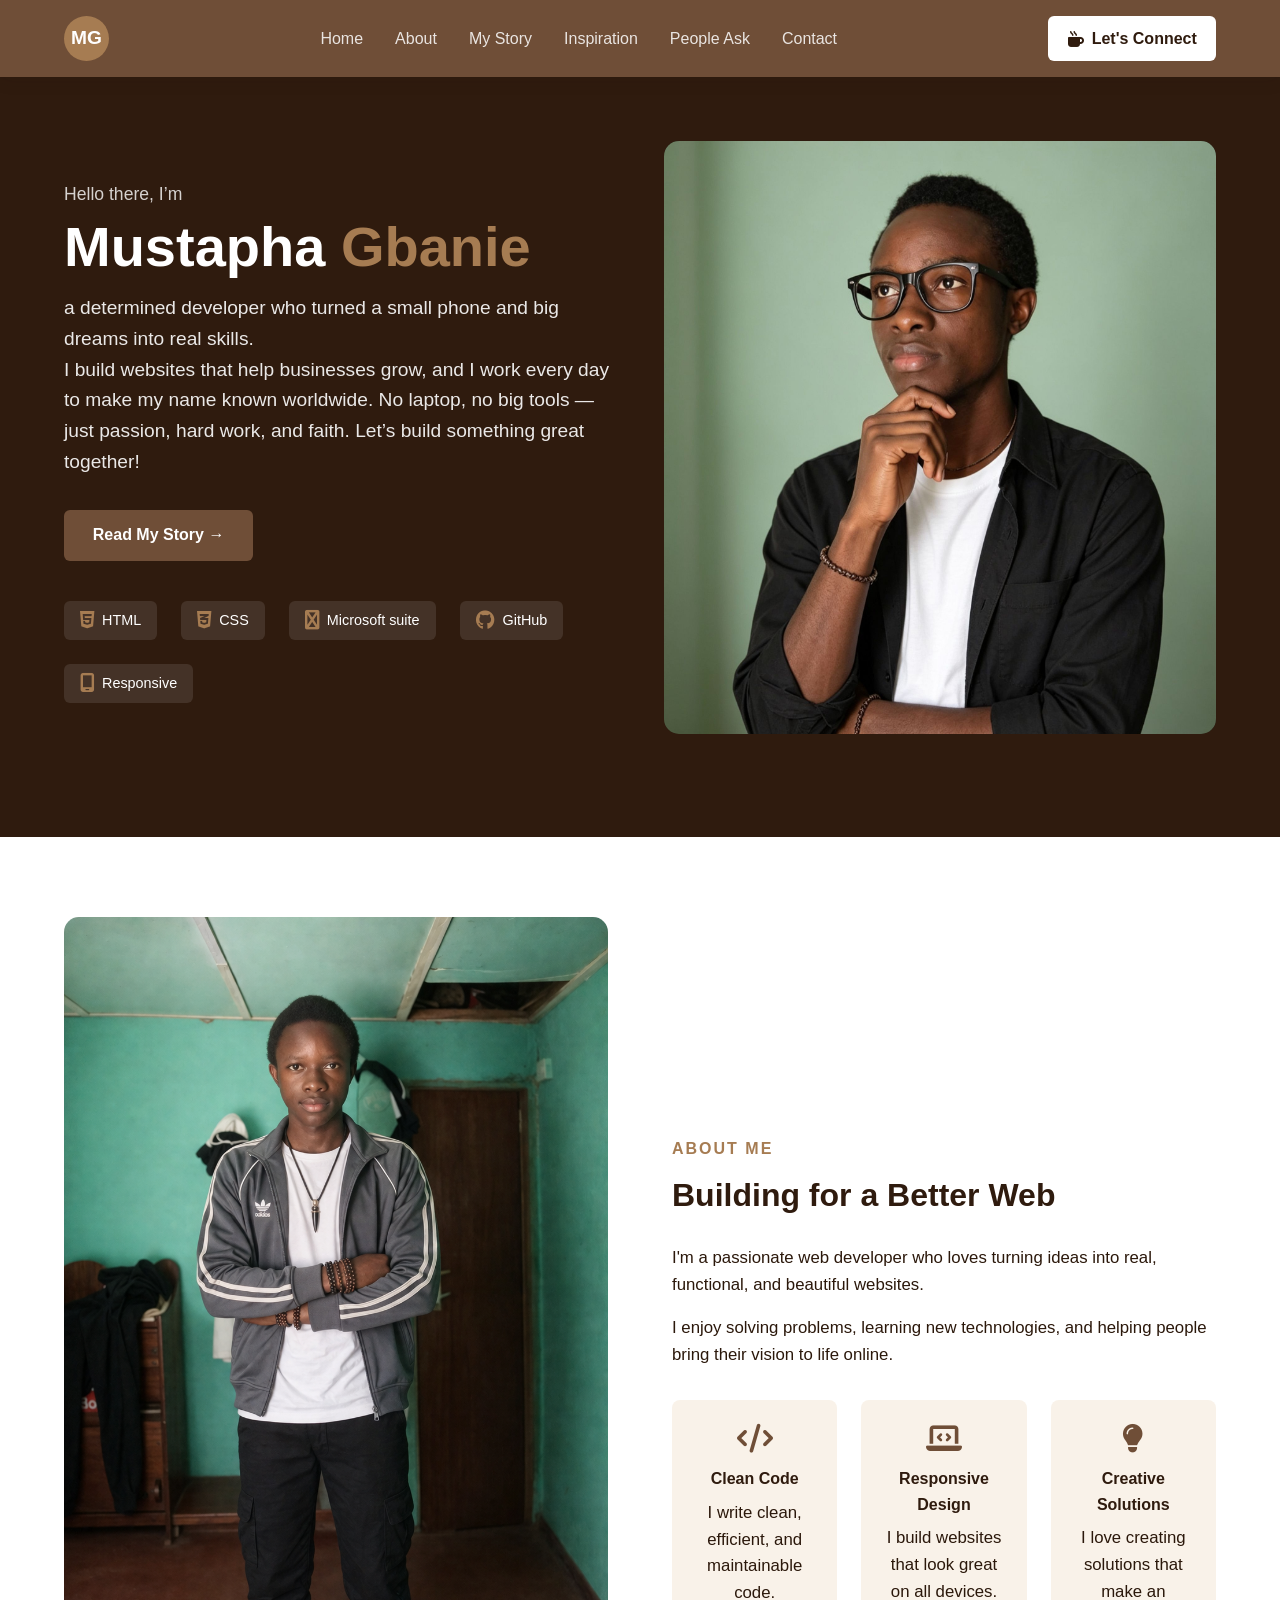
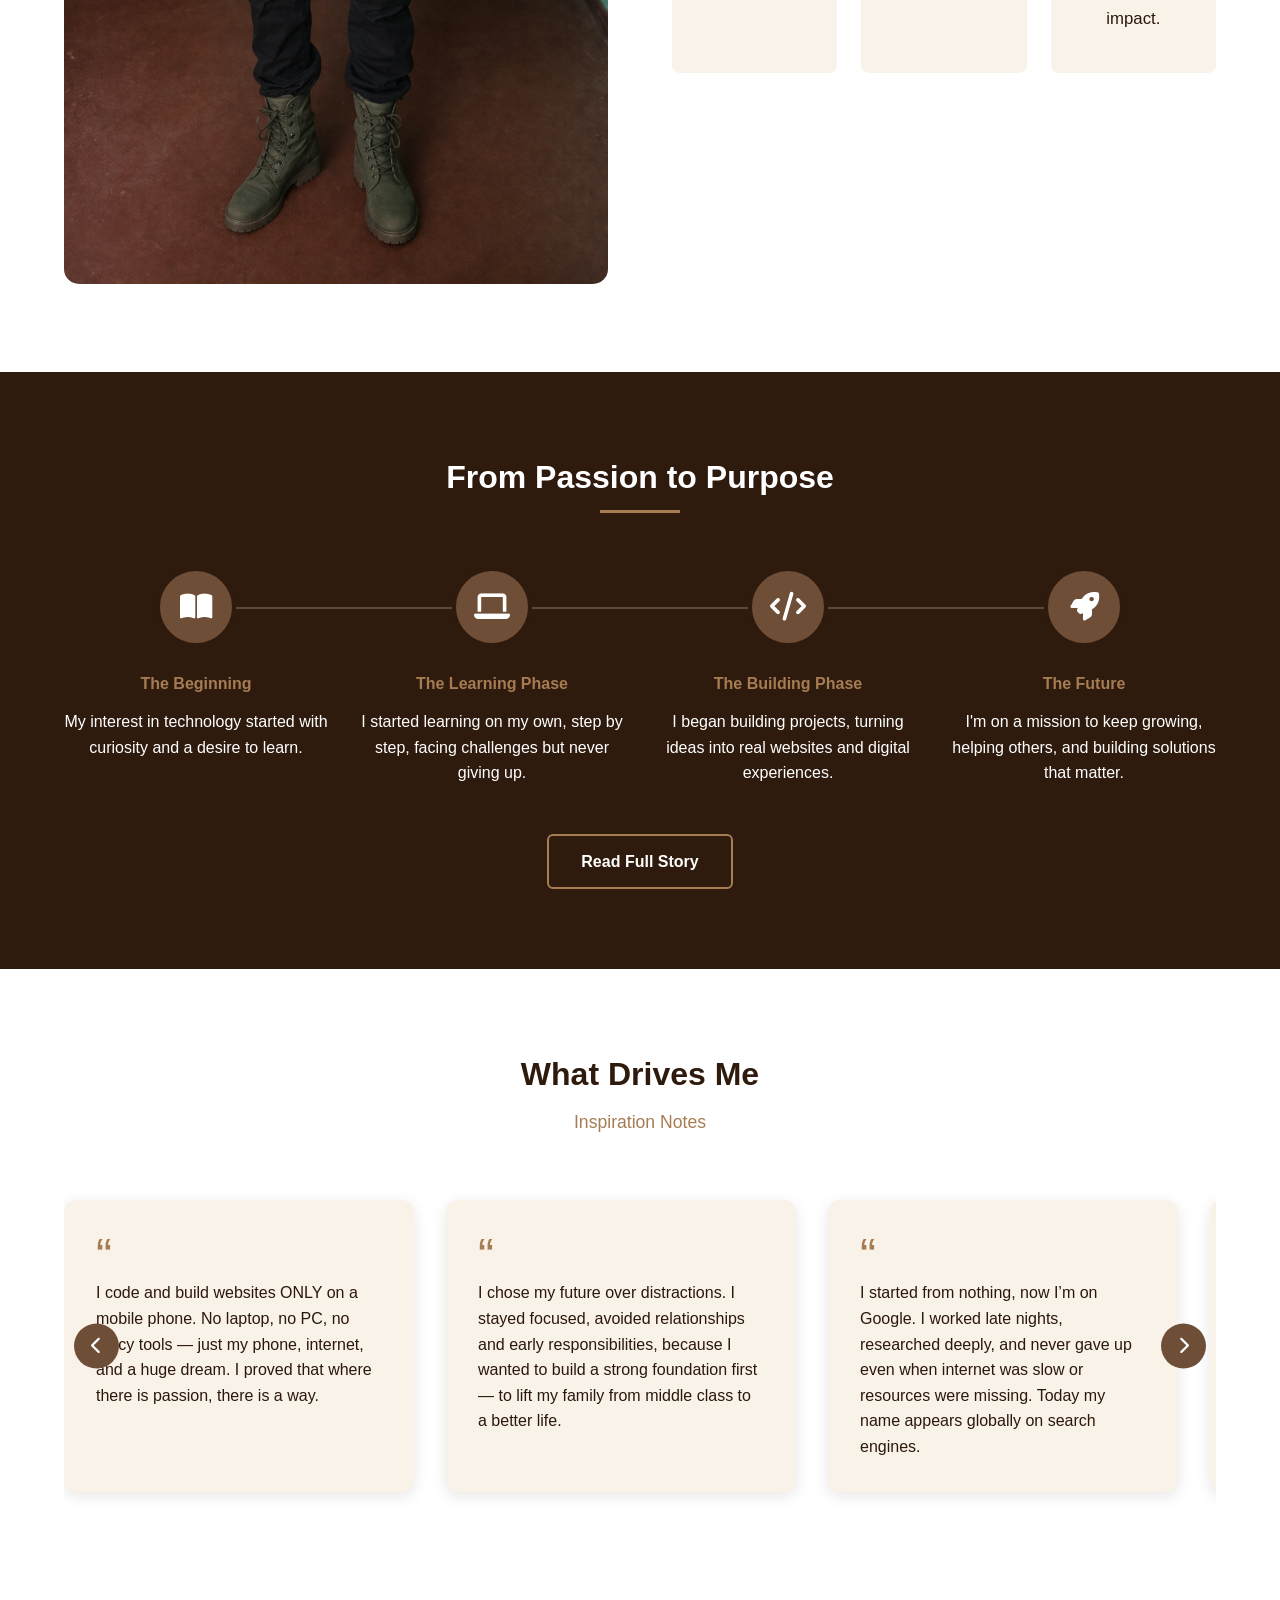
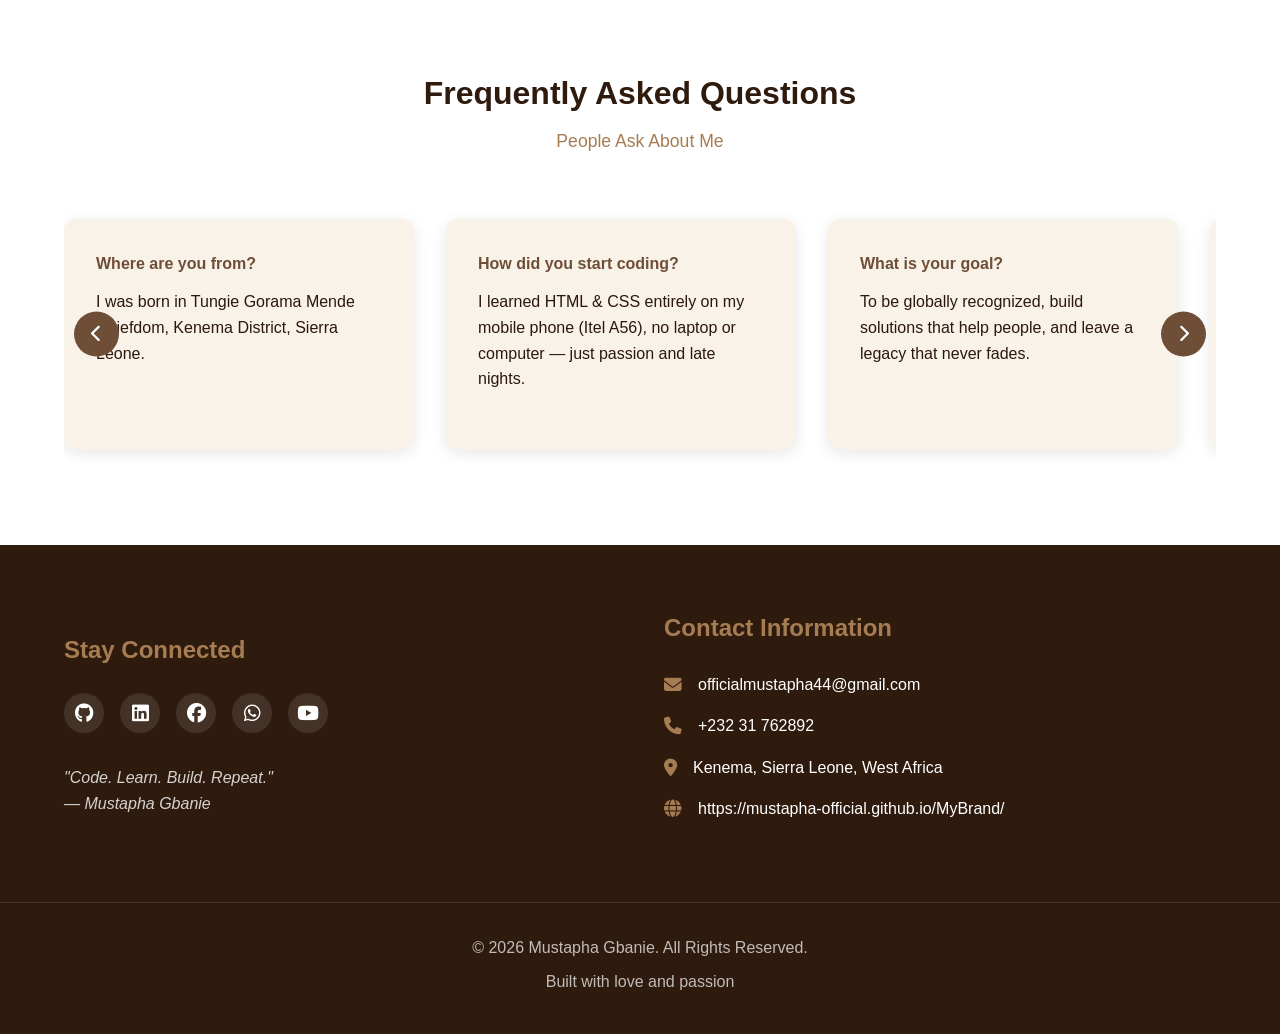
<file: index.html>
<!DOCTYPE html>
<html lang="en">
<head>
<meta name="google-site-verification" content="kUoNEZyaHHgk7iwT_O8pBj2s8zlIZLvoUZk-4N_OeV8" />

<!--  BASIC SEO SETTINGS -->
<meta charset="UTF-8">
<meta name="viewport" content="width=device-width, initial-scale=1.0">
<meta name="language" content="en">
<meta name="author" content="Mustapha Gbanie">
<meta name="robots" content="index, follow, max-image-preview:large, max-snippet:-1, max-video-preview:-1">
<link rel="canonical" href="https://mustapha-official.github.io/Autobiography_Mustapha_Gbanie/">

<!--  TITLE & DESCRIPTION (CATCHY & KEYWORD RICH) -->
<title>Mustapha Gbanie | Web Developer Sierra Leone | Coding On Mobile Phone</title>
<meta name="description" content="Mustapha Gbanie — Young, passionate & determined web developer from Sierra Leone. Learned HTML & CSS entirely on a mobile phone — no laptop, no computer. Builds professional websites for businesses, shops & brands. Based in Kenema, visible globally on Google. Inspiring story of hard work, faith & success from Tungie Gorama Mende.">
<meta name="keywords" content="Mustapha Gbanie, web developer Sierra Leone, mobile coder, coding on mobile phone, HTML CSS developer, build website Kenema, website design Sierra Leone, business website designer, web development Sierra Leone, young developer, inspiring story, Tungie Gorama Mende, Kenema web designer, freelance developer Sierra Leone, build website with phone, Mustapha Gbanie story, how to code on phone, Sierra Leone tech, digital solutions Sierra Leone">

<!--  OPEN GRAPH — FOR WHATSAPP, FACEBOOK, INSTAGRAM -->
<meta property="og:title" content="Mustapha Gbanie — Web Developer | Coding On Mobile Phone ">
<meta property="og:description" content="From Itel phone to global visibility! Mustapha Gbanie — young developer from Sierra Leone. Learned everything without laptop. Read my inspiring story of faith & hard work.">
<meta property="og:type" content="website">
<meta property="og:url" content="https://mustapha-official.github.io/Autobiography_Mustapha_Gbanie/">
<meta property="og:site_name" content="Mustapha Gbanie | Official Autobiography">
<meta property="og:image" content="profile2.webp">
<meta property="og:image:width" content="1200">
<meta property="og:image:height" content="630">
<meta property="og:locale" content="en_US">

    <link rel="stylesheet" href="style.css">
    <link rel="stylesheet" href="https://cdnjs.cloudflare.com/ajax/libs/font-awesome/6.5.0/css/all.min.css">
    <link rel="stylesheet" href="https://cdnjs.cloudflare.com/ajax/libs/font-awesome/6.4.0/css/all.min.css">
    
    <link rel="website icon" href="profile2.webp" />
</head>
<body>

<!-- HEADER & NAV -->
<header class="header">
    <div class="container">
        <div class="nav-wrapper">
            <a href="index.html" class="logo"><span>MG</span></a>
            
            <nav class="navbar">
                <a href="#home">Home</a>
                <a href="#about">About</a>
                <a href="story.html">My Story</a>
                <a href="#inspiration">Inspiration</a>
                <a href="#faq">People Ask</a>
                <a href="#contact">Contact</a>
            </nav>

            <a href="#contact" class="connect-btn">
                <i class="fa-solid fa-mug-hot"></i> Let's Connect
            </a>

            <button class="menu-btn" id="menuBtn">
                <i class="fa-solid fa-bars"></i>
            </button>
        </div>
    </div>

    <!-- Mobile Menu -->
    <div class="mobile-menu" id="mobileMenu">
        <a href="#home">Home</a>
        <a href="#about">About</a>
        <a href="story.html">My Story</a>
        <a href="#inspiration">Inspiration</a>
        <a href="#faq">People Ask</a>
        <a href="#contact">Contact</a>
    </div>
</header>


<!--  HERO SECTION -->
<section class="hero" id="home">
    <div class="container hero-grid">
        <div class="hero-content">
            <p class="greet">Hello there, I’m</p>
            <h1>Mustapha <span>Gbanie</span></h1>
            <p class="hero-desc"> a determined developer who turned a small phone and big dreams into real skills. <br />I build websites that help businesses grow, and I work every day to make my name known worldwide. No laptop, no big tools — just passion, hard work, and faith. Let’s build something great together!</p>
            <a href="story.html" class="primary-btn">Read My Story →</a>

            <div class="tech-stack">
                <div class="tech-item"><i class="fa-brands fa-html5"></i> <span>HTML</span></div>
                
                <div class="tech-item"><i class="fa-brands fa-css3-alt"></i> <span>CSS</span></div>
                
                <div class="tech-item"><i class="fa-brands fa-building"></i> <span>Microsoft suite</span></div>
                
                <div class="tech-item"><i class="fa-brands fa-github"></i> <span>GitHub</span></div>
                <div class="tech-item"><i class="fa-solid fa-mobile-screen"></i> <span>Responsive</span></div>
            </div>
        </div>
        <div class="hero-img">
            <img src="profile2.webp" alt="Coding workspace with coffee">
        </div>
    </div>
</section>


<!--  ABOUT ME -->
<section class="about" id="about">
    <div class="container about-grid">
        <div class="about-img">
            <img src="profile1.webp" alt="Mustapha Gbanie">
        </div>
        <div class="about-content">
            <h2>About Me</h2>
            <h3>Building for a Better Web</h3>
            <p>I'm a passionate web developer who loves turning ideas into real, functional, and beautiful websites.</p>
            <p>I enjoy solving problems, learning new technologies, and helping people bring their vision to life online.</p>

            <div class="about-features">
                <div class="feature-card">
                    <i class="fa-solid fa-code"></i>
                    <h4>Clean Code</h4>
                    <p>I write clean, efficient, and maintainable code.</p>
                </div>
                <div class="feature-card">
                    <i class="fa-solid fa-laptop-code"></i>
                    <h4>Responsive Design</h4>
                    <p>I build websites that look great on all devices.</p>
                </div>
                <div class="feature-card">
                    <i class="fa-solid fa-lightbulb"></i>
                    <h4>Creative Solutions</h4>
                    <p>I love creating solutions that make an impact.</p>
                </div>
            </div>
        </div>
    </div>
</section>


<!--  JOURNEY PREVIEW -->
<section class="journey">
    <div class="container">
        <h2 class="journey-title">From Passion to Purpose</h2>
        <div class="timeline">
            <div class="timeline-item">
                <div class="timeline-icon"><i class="fa-solid fa-book-open"></i></div>
                <h4>The Beginning</h4>
                <p>My interest in technology started with curiosity and a desire to learn.</p>
            </div>
            <div class="timeline-item">
                <div class="timeline-icon"><i class="fa-solid fa-laptop"></i></div>
                <h4>The Learning Phase</h4>
                <p>I started learning on my own, step by step, facing challenges but never giving up.</p>
            </div>
            <div class="timeline-item">
                <div class="timeline-icon"><i class="fa-solid fa-code"></i></div>
                <h4>The Building Phase</h4>
                <p>I began building projects, turning ideas into real websites and digital experiences.</p>
            </div>
            <div class="timeline-item">
                <div class="timeline-icon"><i class="fa-solid fa-rocket"></i></div>
                <h4>The Future</h4>
                <p>I'm on a mission to keep growing, helping others, and building solutions that matter.</p>
            </div>
        </div>
        <div class="text-center">
            <a href="story.html" class="secondary-btn">Read Full Story</a>
        </div>
    </div>
</section>


<!--  INSPIRATION SLIDER -->
<section class="inspiration" id="inspiration">
    <div class="container">
        <div class="section-heading">
            <h2>What Drives Me</h2>
            <p>Inspiration Notes</p>
        </div>

        <div class="slider-wrapper">
            <button class="slider-btn prev" id="inspirationPrev"><i class="fa-solid fa-chevron-left"></i></button>
            <div class="slider-container" id="inspirationSlider">
                <div class="slide-card">
                    <span class="quote-icon">“</span>
                    <p> I code and build websites ONLY on a mobile phone. No laptop, no PC, no fancy tools — just my phone, internet, and a huge dream. I proved that where there is passion, there is a way.</p>
                </div>
                <div class="slide-card">
                    <span class="quote-icon">“</span>
                    <p>I chose my future over distractions. I stayed focused, avoided relationships and early responsibilities, because I wanted to build a strong foundation first — to lift my family from middle class to a better life.</p>
                </div>
                <div class="slide-card">
                    <span class="quote-icon">“</span>
                    <p>I started from nothing, now I’m on Google. I worked late nights, researched deeply, and never gave up even when internet was slow or resources were missing. Today my name appears globally on search engines.</p>
                </div>
                <div class="slide-card">
                    <span class="quote-icon">“</span>
                    <p>I build for others too. I don’t just grow myself — I help shop owners and businesses get online, get visible, and reach more customers through my websites.</p>
                </div>
                <div class="slide-card">
                    <span class="quote-icon">“</span>
                    <p>My purpose is bigger than me. I don’t just want money or fame — I want to create things that benefit the whole world, and make sure my story and work never fade away.</p>
                </div>
                <div class="slide-card">
                    <span class="quote-icon">“</span>
                    <p>Faith is my strength. Even when school didn’t have the tools or courses I needed, even when fees were high — I trusted: Allah provides everything, and He has brought me this far.</p>
                </div>
                <div class="slide-card">
                    <span class="quote-icon">“</span>
                    <p>“My story is proof: It doesn’t matter where you start, or what you have. What matters is how badly you want it, and how hard you work for it.”
                        — Mustapha Gbanie</p>
                </div>
            </div>
            <button class="slider-btn next" id="inspirationNext"><i class="fa-solid fa-chevron-right"></i></button>
        </div>
    </div>
</section>


<!--  PEOPLE ASK SLIDER -->
<section class="faq" id="faq">
    <div class="container">
        <div class="section-heading">
            <h2>Frequently Asked Questions</h2>
            <p>People Ask About Me</p>
        </div>

        <div class="slider-wrapper">
            <button class="slider-btn prev" id="faqPrev"><i class="fa-solid fa-chevron-left"></i></button>
            <div class="slider-container" id="faqSlider">
                <div class="slide-card faq-card">
                    <h4> Where are you from?</h4>
                    <p>I was born in Tungie Gorama Mende Chiefdom, Kenema District, Sierra Leone.</p>
                </div>
                <div class="slide-card faq-card">
                    <h4>How did you start coding?</h4>
                    <p>I learned HTML & CSS entirely on my mobile phone (Itel A56), no laptop or computer — just passion and late nights.</p>
                </div>
                <div class="slide-card faq-card">
                    <h4>What is your goal?</h4>
                    <p>To be globally recognized, build solutions that help people, and leave a legacy that never fades.</p>
                </div>
                <div class="slide-card faq-card">
                    <h4> What challenges did you face?</h4>
                    <p>Slow internet, no tools, limited resources — but faith and hard work brought me here.</p>
                </div>
                <div class="slide-card faq-card">
                    <h4> Why do you build websites?</h4>
                    <p>To help businesses grow, get visible, and make my country proud in the digital world.</p>
                </div>
                <div class="slide-card faq-card">
                    <h4>Are you in love?</h4>
                    <p>Hehe, I also don't know innit, maybe I'm in love or not, just don't believe in romantic love (we love  to expect something in return).</p>
                </div>
                <div class="slide-card faq-card">
                    <h4>Do you understand Hindi?</h4>
                    <p>Yes, I understand some Hindi (India language) phrases and I can speak some of it, I am not really efficient.</p>
                </div>
                <div class="slide-card faq-card">
                    <h4>Have you ever had an intimacy before?</h4>
                    <p>I receive this question severally, the answer to the question is <b>Null</b> I ain't married yet how possible?</p>
                </div>
                <div class="slide-card faq-card">
                    <h4>How do you really know technologies?</h4>
                    <p>Persistent learning, watching tutorials, practicing practical aspects, sleepless nights, problem solving.</p>
                </div>
                <div class="slide-card faq-card">
                    <h4>Do you actually catch a feelings?</h4>
                    <p>Yes, I actually catch feeling to playing with my phone when it's down (20%), feelings for daily activities, if you mean intimate feelings, nope. when I'm with my phone I don't think of anything.</p>
                </div>
                <div class="slide-card faq-card">
                    <h4>Do you attend club/goes out?</h4>
                    <p>I prefer using that time for club to learn something new, I don't go to club but I hangout with my friends and my main boy "Junior".</p>
                </div>
            </div>
            <button class="slider-btn next" id="faqNext"><i class="fa-solid fa-chevron-right"></i></button>
        </div>
    </div>
</section>


<!--  CONTACT -->
<section class="contact" id="contact">
    <div class="container">
        <div class="contact-grid">
            <div class="contact-left">
                <h3>Stay Connected</h3>
                <div class="social-links">
                    <a href="https://mustapha-official.github.io/"><i class="fa-brands fa-github"></i></a>
                    
                    <a href="https://www.linkedin.com/in/mustapha-gbanie-friendly-dev"><i class="fa-brands fa-linkedin"></i></a>
                    
                    <a href="https://www.facebook.com/profile.php?id=61588962786973"><i class="fa-brands fa-facebook"></i></a>
                    
                    <a href="https://wa.me/23231762892"><i class="fa-brands fa-whatsapp"></i></a>
                    
                    <a href="https://www.youtube.com/@Dr.Kabeer"><i class="fa-brands fa-youtube"></i></a>
                </div>
                <p class="quote-text">"Code. Learn. Build. Repeat." <br>— Mustapha Gbanie</p>
            </div>
            <div class="contact-right">
                <h3>Contact Information</h3>
                <ul class="contact-info">
                    <li><i class="fa-solid fa-envelope"></i> officialmustapha44@gmail.com</li>
                    
                    <li><i class="fa-solid fa-phone"></i> +232 31 762892</li>
                    
                    <li><i class="fa-solid fa-location-dot"></i> Kenema, Sierra Leone, West Africa</li>
                    
                    <li><i class="fa-solid fa-globe"></i> https://mustapha-official.github.io/MyBrand/</li>
                </ul>
            </div>
        </div>
    </div>
</section>


<!-- FOOTER -->
<footer class="footer">
    <div class="container">
        <p>&copy; 2026 Mustapha Gbanie. All Rights Reserved.</p>
        <p>Built with love and passion</p>
    </div>
</footer>


<script src="script.js"></script>
</body>
</html>
</file>
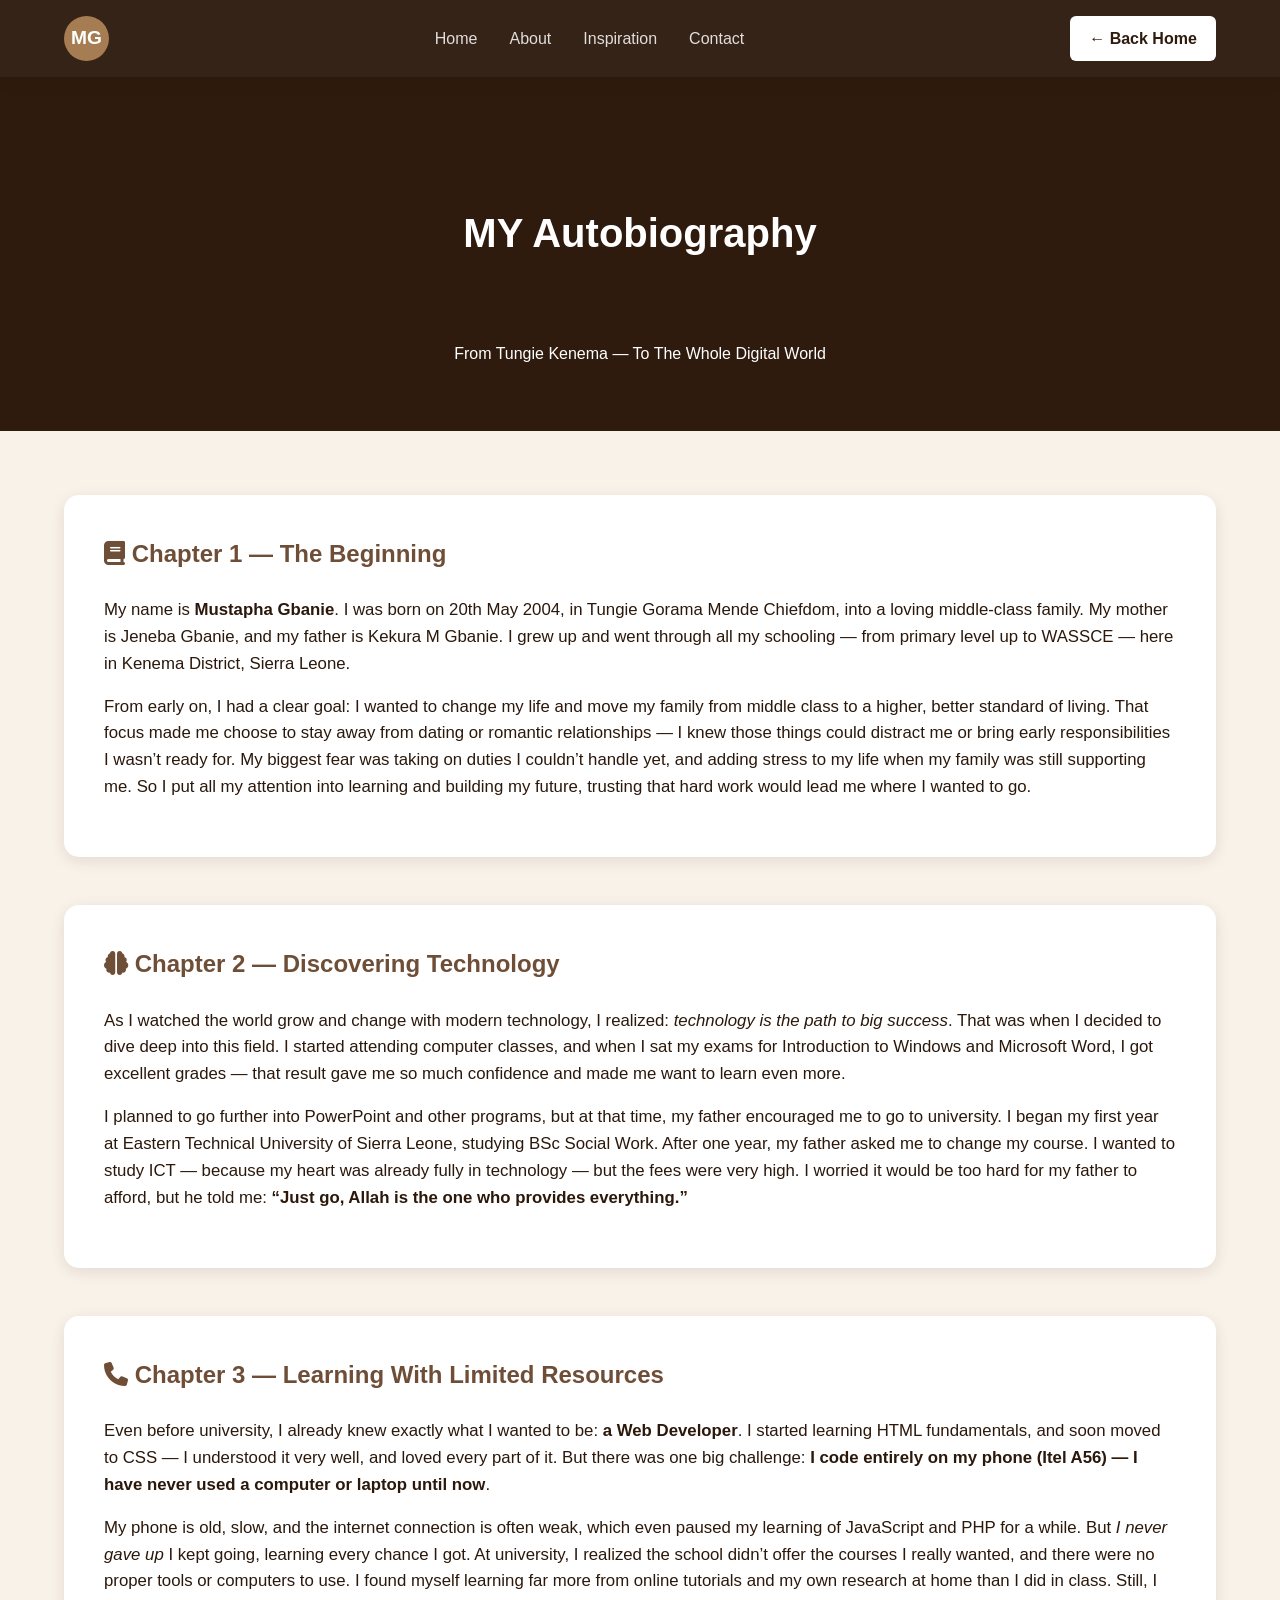
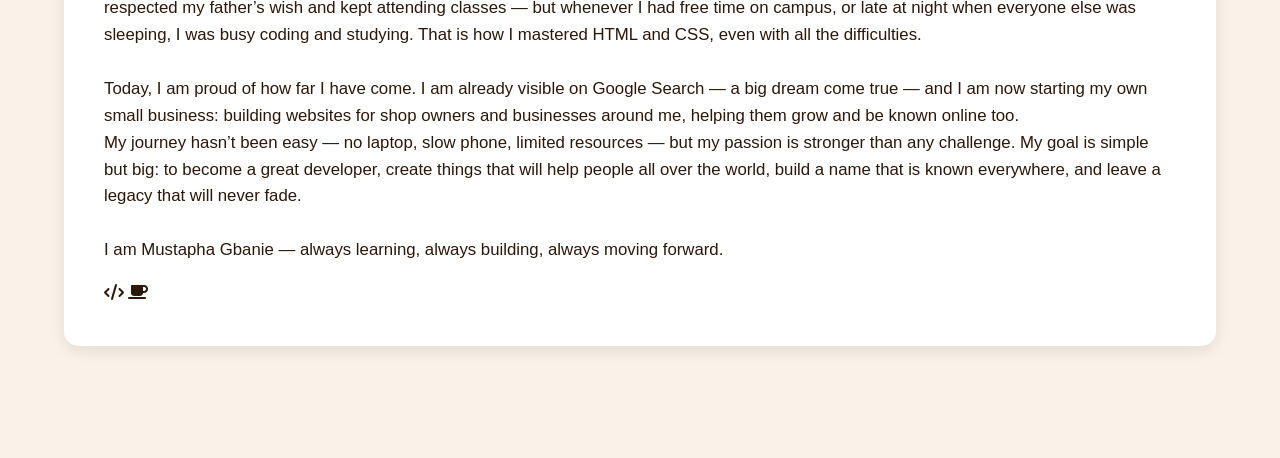
<file: story.html>
<!DOCTYPE html>
<html lang="en">
<head>
<meta name="google-site-verification" content="kUoNEZyaHHgk7iwT_O8pBj2s8zlIZLvoUZk-4N_OeV8" />

<!--  BASIC SEO SETTINGS -->
<meta charset="UTF-8">
<meta name="viewport" content="width=device-width, initial-scale=1.0">
<meta name="language" content="en">
<meta name="author" content="Mustapha Gbanie">
<meta name="robots" content="index, follow, max-image-preview:large, max-snippet:-1, max-video-preview:-1">
<link rel="canonical" href="https://mustapha-official.github.io/Autobiography_Mustapha_Gbanie/">

<!--  TITLE & DESCRIPTION (CATCHY & KEYWORD RICH) -->
<title>Mustapha Gbanie | Web Developer Sierra Leone | Coding On Mobile Phone</title>
<meta name="description" content="Mustapha Gbanie — Young, passionate & determined web developer from Sierra Leone. Learned HTML & CSS entirely on a mobile phone — no laptop, no computer. Builds professional websites for businesses, shops & brands. Based in Kenema, visible globally on Google. Inspiring story of hard work, faith & success from Tungie Gorama Mende.">
<meta name="keywords" content="Mustapha Gbanie, web developer Sierra Leone, mobile coder, coding on mobile phone, HTML CSS developer, build website Kenema, website design Sierra Leone, business website designer, web development Sierra Leone, young developer, inspiring story, Tungie Gorama Mende, Kenema web designer, freelance developer Sierra Leone, build website with phone, Mustapha Gbanie story, how to code on phone, Sierra Leone tech, digital solutions Sierra Leone">

<!--  OPEN GRAPH — FOR WHATSAPP, FACEBOOK, INSTAGRAM -->
<meta property="og:title" content="Mustapha Gbanie — Web Developer | Coding On Mobile Phone ">
<meta property="og:description" content="From Itel phone to global visibility! Mustapha Gbanie — young developer from Sierra Leone. Learned everything without laptop. Read my inspiring story of faith & hard work.">
<meta property="og:type" content="website">
<meta property="og:url" content="https://mustapha-official.github.io/Autobiography_Mustapha_Gbanie/">
<meta property="og:site_name" content="Mustapha Gbanie | Official Autobiography">
<meta property="og:image" content="https://mustapha-official.github.io/Autobiography_Mustapha_Gbanie/images/og-image.jpg">
<meta property="og:image:width" content="1200">
<meta property="og:image:height" content="630">
<meta property="og:locale" content="en_US">


<link rel="stylesheet" href="style.css">
<link rel="stylesheet" href="https://cdnjs.cloudflare.com/ajax/libs/font-awesome/6.4.0/css/all.min.css">
</head>
<body>

<!-- HEADER -->
<header class="header sticky">
    <div class="container">
        <div class="nav-wrapper">
            <a href="index.html" class="logo"><span>MG</span></a>
            <nav class="navbar">
                <a href="index.html">Home</a>
                <a href="index.html#about">About</a>
                <a href="index.html#inspiration">Inspiration</a>
                <a href="index.html#contact">Contact</a>
            </nav>
            <a href="index.html" class="connect-btn">← Back Home</a>
        </div>
    </div>
</header>


<!-- STORY BANNER -->
<section class="story-banner">
    <div class="container">
        <h1>MY Autobiography</h1>
        <p>From Tungie Kenema — To The Whole Digital World</p>
    </div>
</section>


<!-- STORY CONTENT -->
<section class="story-content">
    <div class="container">

        <div class="story-chapter">
            <h2><i class="fas fa-book"></i> Chapter 1 — The Beginning</h2>
            <p>My name is <strong>Mustapha Gbanie</strong>. I was born on 20th May 2004, in Tungie Gorama Mende Chiefdom, into a loving middle-class family. My mother is Jeneba Gbanie, and my father is Kekura M Gbanie. I grew up and went through all my schooling — from primary level up to WASSCE — here in Kenema District, Sierra Leone.</p>
            <p>From early on, I had a clear goal: I wanted to change my life and move my family from middle class to a higher, better standard of living. That focus made me choose to stay away from dating or romantic relationships — I knew those things could distract me or bring early responsibilities I wasn’t ready for. My biggest fear was taking on duties I couldn’t handle yet, and adding stress to my life when my family was still supporting me. So I put all my attention into learning and building my future, trusting that hard work would lead me where I wanted to go.</p>
        </div>


        <div class="story-chapter">
            <h2><i class="fas fa-brain"></i> Chapter 2 — Discovering Technology</h2>
            <p>As I watched the world grow and change with modern technology, I realized: <em>technology is the path to big success</em>. That was when I decided to dive deep into this field. I started attending computer classes, and when I sat my exams for Introduction to Windows and Microsoft Word, I got excellent grades — that result gave me so much confidence and made me want to learn even more.</p>
            <p>I planned to go further into PowerPoint and other programs, but at that time, my father encouraged me to go to university. I began my first year at Eastern Technical University of Sierra Leone, studying BSc Social Work. After one year, my father asked me to change my course. I wanted to study ICT — because my heart was already fully in technology — but the fees were very high. I worried it would be too hard for my father to afford, but he told me: <strong>“Just go, Allah is the one who provides everything.”</strong></p>
        </div>


        <div class="story-chapter">
            <h2><i class="fas fa-phone"></i> Chapter 3 — Learning With Limited Resources</h2>
            <p>Even before university, I already knew exactly what I wanted to be: <strong>a Web Developer</strong>. I started learning HTML fundamentals, and soon moved to CSS — I understood it very well, and loved every part of it. But there was one big challenge: <strong>I code entirely on my phone (Itel A56) — I have never used a computer or laptop until now</strong>.</p>
            <p>My phone is old, slow, and the internet connection is often weak, which even paused my learning of JavaScript and PHP for a while. But <em>I never gave up</em> I kept going, learning every chance I got.
 
                At university, I realized the school didn’t offer the courses I really wanted, and there were no proper tools or computers to use. I found myself learning far more from online tutorials and my own research at home than I did in class. Still, I respected my father’s wish and kept attending classes — but whenever I had free time on campus, or late at night when everyone else was sleeping, I was busy coding and studying. That is how I mastered HTML and CSS, even with all the difficulties.
                    <br /><br />
                    Today, I am proud of how far I have come. I am already visible on Google Search — a big dream come true — and I am now starting my own small business: building websites for shop owners and businesses around me, helping them grow and be known online too.
                        <br />
                    My journey hasn’t been easy — no laptop, slow phone, limited resources — but my passion is stronger than any challenge. My goal is simple but big: to become a great developer, create things that will help people all over the world, build a name that is known everywhere, and leave a legacy that will never fade.
                    <br /><br />
 
                    I am Mustapha Gbanie — always learning, always building, always moving forward.</p>
                    <i class="fas fa-code"></i>
                    <i class="fas fa-coffee"></i>
        </div>
    </div>
</section>
</body>
</html>
</file>
<file: style.css>
/* ==========================================
   MUSTAPHA GBANIE WEBSITE - STYLE CSS
   Theme: Coffee Brown + Cream
========================================== */

/* ---------- VARIABLES ---------- */
:root {
    --coffee-dark: #2F1B0E;
    --coffee-medium: #6F4E37;
    --coffee-light: #A67C52;
    --cream: #F9F2E9;
    --white: #FFFFFF;
    --text: #2B180B;
    --shadow: 0 4px 15px #2B180B1A;
    --transition: all 0.3s ease;
}

/* ---------- RESET & BASE ---------- */
* {
    margin: 0;
    padding: 0;
    box-sizing: border-box;
    font-family: 'Segoe UI', Roboto, Oxygen, Ubuntu, Cantarell, sans-serif;
    scroll-behavior: smooth;
}

body {
    background: var(--white);
    color: var(--text);
    line-height: 1.6;
    overflow-x: hidden;
}

a {
    text-decoration: none;
    color: inherit;
}

ul {
    list-style: none;
}

img {
    max-width: 100%;
    height: auto;
}

.container {
    width: 90%;
    max-width: 1200px;
    margin: 0 auto;
}

.text-center {
    text-align: center;
}

/* ---------- HEADER & NAVBAR ---------- */
.header {
    position: sticky;
    top: 0;
    left: 0;
    width: 100%;
    background: var(--coffee-medium);
    color: var(--white);
    padding: 1rem 0;
    z-index: 999;
    box-shadow: var(--shadow);
    transition: var(--transition);
}

.header.sticky {
    background: rgba(43, 24, 11, 0.95);
    backdrop-filter: blur(10px);
}

.nav-wrapper {
    display: flex;
    justify-content: space-between;
    align-items: center;
}

.logo {
    width: 45px;
    height: 45px;
    background: var(--coffee-light);
    color: var(--white);
    border-radius: 50%;
    display: flex;
    align-items: center;
    justify-content: center;
    font-weight: bold;
    font-size: 1.2rem;
}

.navbar {
    display: flex;
    gap: 2rem;
}

.navbar a {
    font-weight: 500;
    opacity: 0.85;
    transition: var(--transition);
}

.navbar a:hover {
    opacity: 1;
    color: var(--coffee-light);
}

.connect-btn {
    background: var(--white);
    color: var(--coffee-dark);
    padding: 0.6rem 1.2rem;
    border-radius: 6px;
    font-weight: 600;
    display: flex;
    align-items: center;
    gap: 0.5rem;
    transition: var(--transition);
}

.connect-btn:hover {
    background: var(--coffee-light);
    color: var(--white);
}

.menu-btn {
    display: none;
    background: transparent;
    border: none;
    color: var(--white);
    font-size: 1.5rem;
    cursor: pointer;
}

.mobile-menu {
    position: absolute;
    top: 100%;
    left: 0;
    width: 100%;
    background: var(--coffee-dark);
    display: flex;
    flex-direction: column;
    gap: 1rem;
    padding: 1rem 0;
    transform: translateY(-100%);
    opacity: 0;
    visibility: hidden;
    transition: var(--transition);
}

.mobile-menu.active {
    transform: translateY(0);
    opacity: 1;
    visibility: visible;
}

.mobile-menu a {
    padding: 0.8rem 2rem;
    border-bottom: 1px solid rgba(255,255,255,0.1);
}

/* ---------- HERO SECTION ---------- */
.hero {
    background: var(--coffee-dark);
    color: var(--white);
    padding: 4rem 0 6rem;
    position: relative;
    overflow: hidden;
}

.hero-grid {
    display: grid;
    grid-template-columns: 1fr 1fr;
    align-items: center;
    gap: 3rem;
}

.greet {
    font-size: 1.1rem;
    opacity: 0.8;
    margin-bottom: 0.5rem;
}

.hero h1 {
    font-size: 3.5rem;
    line-height: 1.1;
    margin-bottom: 1rem;
}

.hero h1 span {
    color: var(--coffee-light);
}

.hero-desc {
    font-size: 1.2rem;
    margin-bottom: 2rem;
    opacity: 0.9;
}

.primary-btn {
    background: var(--coffee-medium);
    color: var(--white);
    padding: 0.8rem 1.8rem;
    border-radius: 6px;
    font-weight: 600;
    display: inline-block;
    transition: var(--transition);
    margin-bottom: 2.5rem;
}

.primary-btn:hover {
    background: var(--coffee-light);
    transform: translateY(-2px);
}

.tech-stack {
    display: flex;
    gap: 1.5rem;
    flex-wrap: wrap;
}

.tech-item {
    display: flex;
    align-items: center;
    gap: 0.5rem;
    background: rgba(255,255,255,0.1);
    padding: 0.5rem 1rem;
    border-radius: 6px;
    font-size: 0.9rem;
}

.tech-item i {
    font-size: 1.2rem;
    color: var(--coffee-light);
}

.hero-img img {
    border-radius: 15px;
    box-shadow: inset -6px 6px 16px #000000A3;
    transition: 0.6s;
}

.hero-img img:hover{
    transform: rotate(-6deg);
}

/* ---------- ABOUT SECTION ---------- */
.about {
    padding: 5rem 0;
    background: var(--white);
}

.about-grid {
    display: grid;
    grid-template-columns: 1fr 1fr;
    gap: 4rem;
    align-items: center;
}

.about-img img {
    border-radius: 15px;
}

.about h2 {
    font-size: 1rem;
    text-transform: uppercase;
    letter-spacing: 2px;
    color: var(--coffee-light);
    margin-bottom: 0.5rem;
}

.about h3 {
    font-size: 2rem;
    color: var(--coffee-dark);
    margin-bottom: 1.5rem;
}

.about p {
    margin-bottom: 1rem;
    font-size: 1.05rem;
}

.about-features {
    display: grid;
    grid-template-columns: repeat(3, 1fr);
    gap: 1.5rem;
    margin-top: 2rem;
}

.feature-card {
    background: var(--cream);
    padding: 1.5rem;
    border-radius: 8px;
    text-align: center;
    transition: var(--transition);
}

.feature-card:hover {
    transform: translateY(-5px);
    box-shadow: var(--shadow);
}

.feature-card i {
    font-size: 1.8rem;
    color: var(--coffee-medium);
    margin-bottom: 0.8rem;
}

.feature-card h4 {
    margin-bottom: 0.5rem;
    color: var(--coffee-dark);
}

/* ---------- JOURNEY / TIMELINE ---------- */
.journey {
    background: var(--coffee-dark);
    color: var(--white);
    padding: 5rem 0;
    text-align: center;
}

.journey-title {
    font-size: 2rem;
    margin-bottom: 4rem;
    position: relative;
}

.journey-title::after {
    content: '';
    position: absolute;
    bottom: -10px;
    left: 50%;
    transform: translateX(-50%);
    width: 80px;
    height: 3px;
    background: var(--coffee-light);
}

.timeline {
    display: grid;
    grid-template-columns: repeat(4, 1fr);
    gap: 2rem;
    position: relative;
}

.timeline::before {
    content: '';
    position: absolute;
    top: 40px;
    left: 10%;
    width: 80%;
    height: 2px;
    background: rgba(255,255,255,0.2);
    z-index: 1;
}

.timeline-item {
    position: relative;
    z-index: 2;
}

.timeline-icon {
    width: 80px;
    height: 80px;
    background: var(--coffee-medium);
    border-radius: 50%;
    display: flex;
    align-items: center;
    justify-content: center;
    font-size: 1.8rem;
    margin: 0 auto 1.5rem;
    border: 4px solid var(--coffee-dark);
}

.timeline-item h4 {
    margin-bottom: 0.8rem;
    color: var(--coffee-light);
}

.secondary-btn {
    background: transparent;
    color: var(--white);
    border: 2px solid var(--coffee-light);
    padding: 0.8rem 2rem;
    border-radius: 6px;
    font-weight: 600;
    display: inline-block;
    margin-top: 3rem;
    transition: var(--transition);
}

.secondary-btn:hover {
    background: var(--coffee-light);
    color: var(--coffee-dark);
}

/* ---------- SLIDERS (INSPIRATION & FAQ) ---------- */
.inspiration, .faq {
    padding: 5rem 0;
    background: var(--white);
}

.section-heading {
    text-align: center;
    margin-bottom: 3rem;
}

.section-heading h2 {
    font-size: 2rem;
    color: var(--coffee-dark);
    margin-bottom: 0.5rem;
}

.section-heading p {
    color: var(--coffee-light);
    font-size: 1.1rem;
}

.slider-wrapper {
    position: relative;
    overflow: hidden;
    padding: 1rem 0;
}

.slider-container {
    display: flex;
    gap: 2rem;
    transition: transform 0.5s ease;
}

.slide-card {
    min-width: 350px;
    background: var(--cream);
    padding: 2rem;
    border-radius: 12px;
    box-shadow: var(--shadow);
}

.quote-icon {
    font-size: 3rem;
    color: var(--coffee-light);
    line-height: 1;
}

.faq-card h4 {
    color: var(--coffee-medium);
    margin-bottom: 0.8rem;
}

.slider-btn {
    position: absolute;
    top: 50%;
    transform: translateY(-50%);
    width: 45px;
    height: 45px;
    border-radius: 50%;
    border: none;
    background: var(--coffee-medium);
    color: var(--white);
    font-size: 1.1rem;
    cursor: pointer;
    z-index: 10;
    transition: var(--transition);
}

.slider-btn:hover {
    background: var(--coffee-light);
}

.prev { left: 10px; }
.next { right: 10px; }

/* ---------- CONTACT SECTION ---------- */
.contact {
    background: var(--coffee-dark);
    color: var(--white);
    padding: 4rem 0;
}

.contact-grid {
    display: grid;
    grid-template-columns: 1fr 1fr;
    gap: 3rem;
    align-items: center;
}

.contact-left h3, .contact-right h3 {
    font-size: 1.5rem;
    margin-bottom: 1.5rem;
    color: var(--coffee-light);
}

.social-links {
    display: flex;
    gap: 1rem;
    margin-bottom: 2rem;
}

.social-links a {
    width: 40px;
    height: 40px;
    background: rgba(255,255,255,0.1);
    border-radius: 50%;
    display: flex;
    align-items: center;
    justify-content: center;
    font-size: 1.2rem;
    transition: var(--transition);
}

.social-links a:hover {
    background: var(--coffee-light);
    transform: translateY(-3px);
}

.quote-text {
    font-style: italic;
    opacity: 0.8;
}

.contact-info li {
    display: flex;
    align-items: center;
    gap: 1rem;
    margin-bottom: 1rem;
}

.contact-info i {
    color: var(--coffee-light);
    font-size: 1.1rem;
}

/* ---------- STORY PAGE ---------- */
.story-banner {
    background: var(--coffee-dark);
    color: var(--white);
    padding: 4rem 0;
    text-align: center;
}

.story-banner h1 {
    font-size: 2.5rem;
    margin-bottom: 1rem;
    padding: 60px 20px;
}

.story-content {
    padding: 4rem 0;
    background: var(--cream);
}

.story-chapter {
    background: var(--white);
    padding: 2.5rem;
    border-radius: 15px;
    margin-bottom: 3rem;
    box-shadow: var(--shadow);
}

.story-chapter h2 {
    color: var(--coffee-medium);
    margin-bottom: 1.5rem;
    font-size: 1.5rem;
}

.story-chapter p {
    margin-bottom: 1rem;
    font-size: 1.05rem;
    line-height: 1.6;
}

/* ---------- FOOTER ---------- */
.footer {
    background: var(--coffee-dark);
    color: var(--white);
    text-align: center;
    padding: 2rem 0;
    border-top: 1px solid rgba(255,255,255,0.1);
}

.footer p {
    opacity: 0.7;
    margin-bottom: 0.5rem;
}

/* ---------- RESPONSIVE (MOBILE FIRST) ---------- */
@media (max-width: 992px) {
    .navbar { display: none; }
    .menu-btn { display: block; }
    .hero-grid, .about-grid, .contact-grid { grid-template-columns: 1fr; }
    .timeline { grid-template-columns: repeat(2, 1fr); }
    .timeline::before { display: none; }
    .about-features { grid-template-columns: 1fr; }
    .hero h1 { font-size: 2.5rem; }
}

@media (max-width: 600px) {
    .connect-btn { display: none; }
    .timeline { grid-template-columns: 1fr; }
    .slide-card { min-width: 280px; }
    .story-chapter { padding: 1.5rem; }
}

/* ---------- ANIMATIONS ---------- */
@keyframes fadeIn {
    from { opacity: 0; transform: translateY(20px); }
    to { opacity: 1; transform: translateY(0); }
}

section {
    animation: fadeIn 0.8s ease both;
}
</file>
